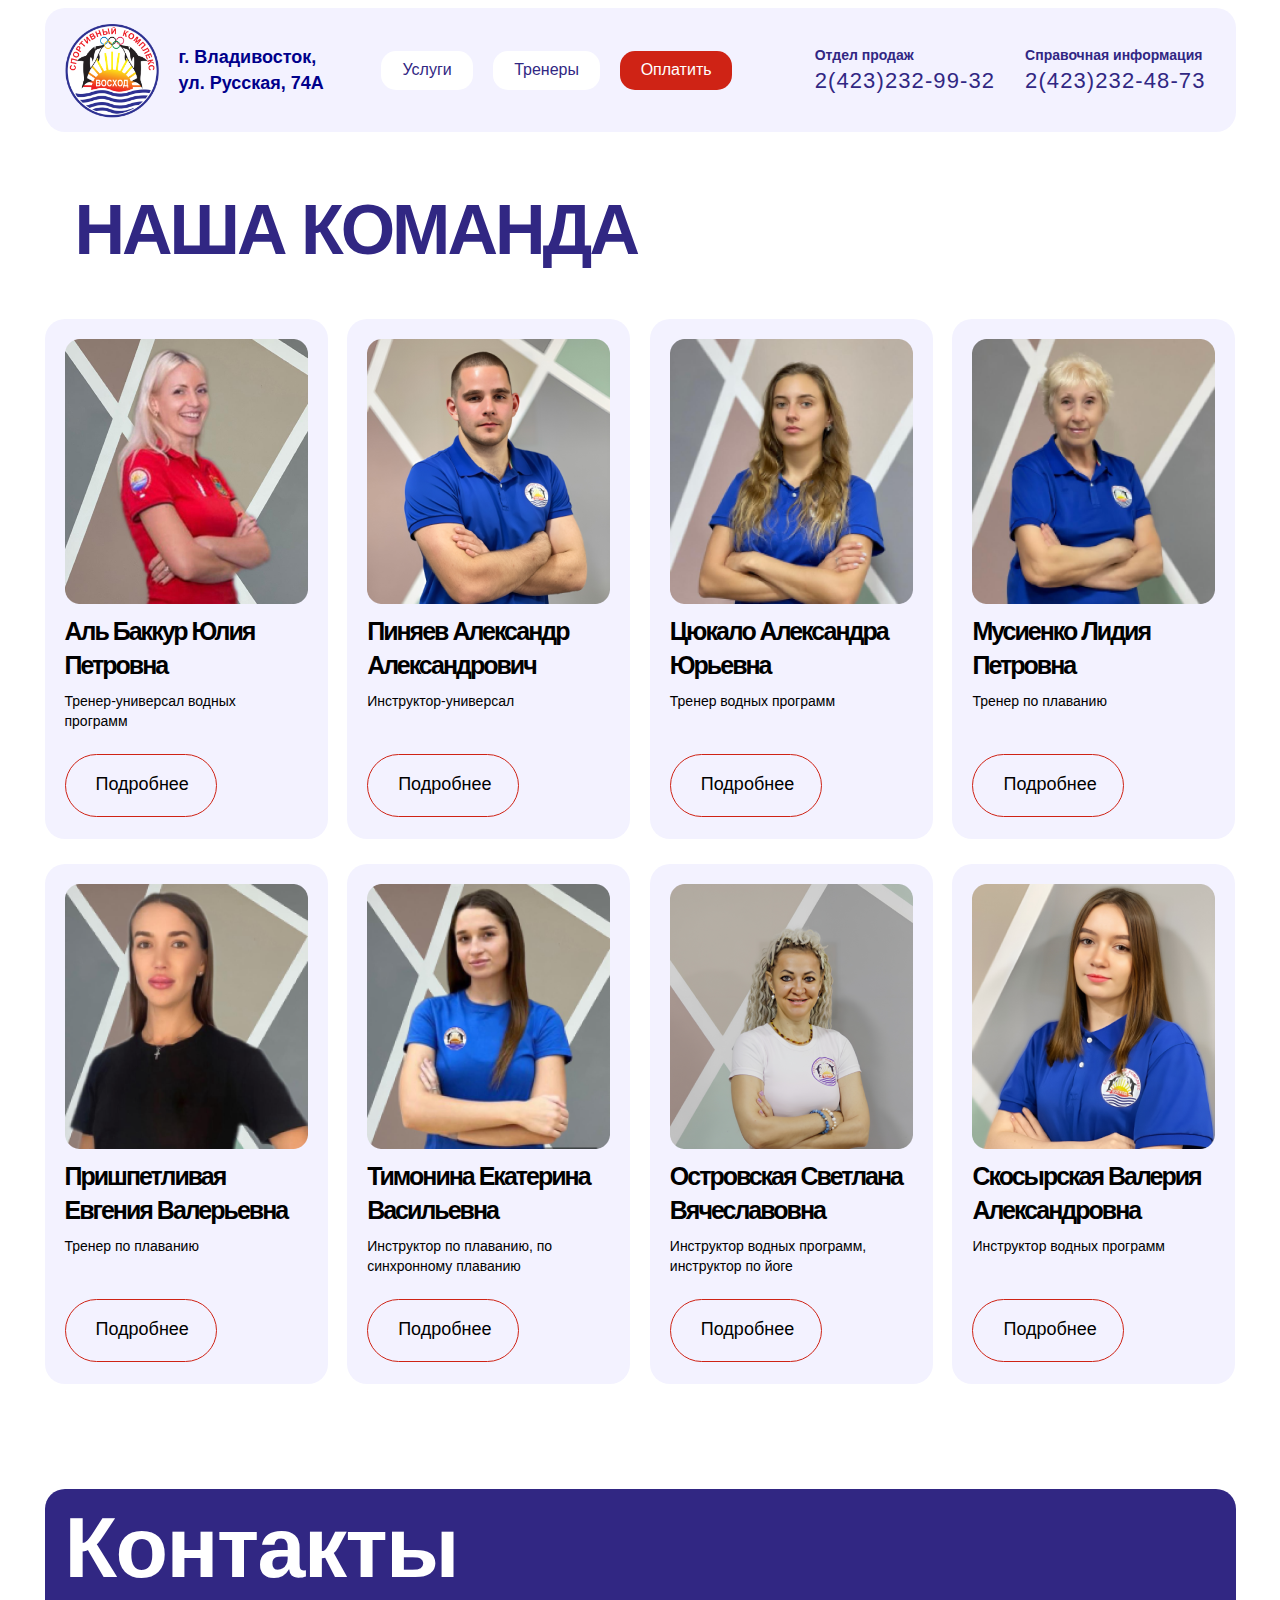
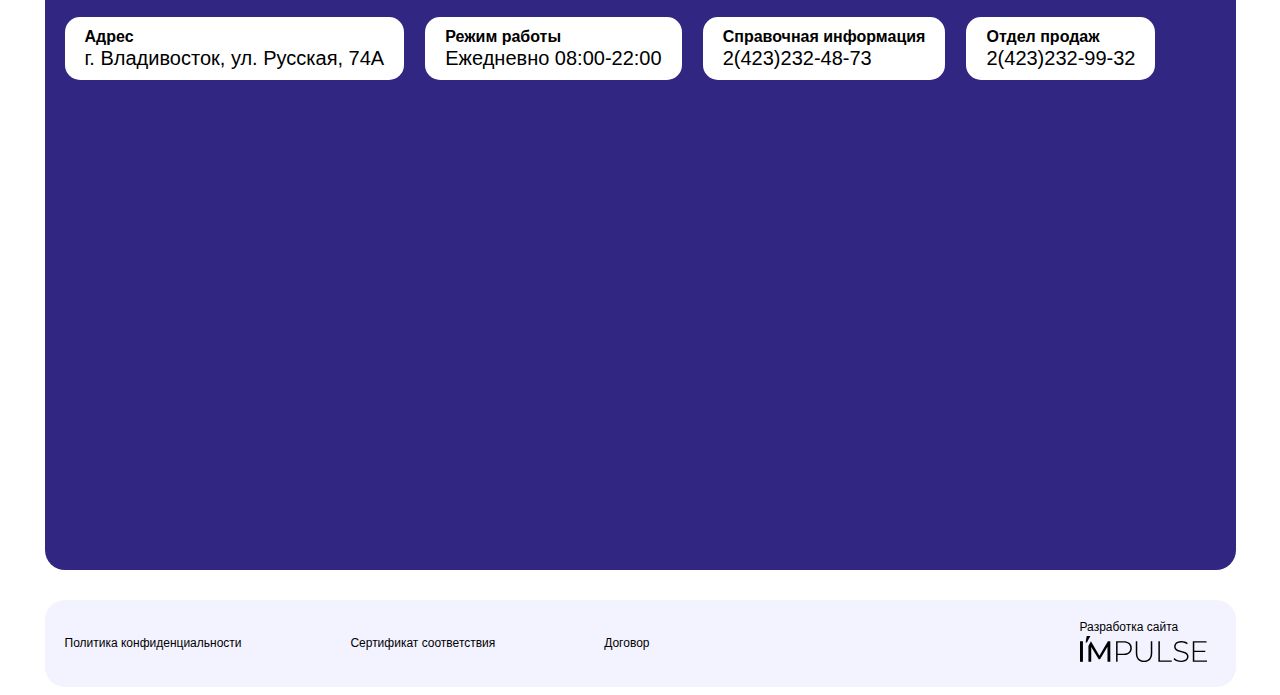
<file: trainers_page.html>
<!doctype html>

<head>
  <meta charset="utf-8">
  <meta name="viewport" content="width=device-width, initial-scale=1">
  <title>Сайт!</title>
  <link rel="stylesheet" href="css/style_first_block.css">
  <link rel="stylesheet" href="css/style_seventh_block.css">
  <link rel="stylesheet" href="css/style_footer.css">
  <link rel="stylesheet" href="css/style_trainer_page.css">
  <link rel="stylesheet" href="css/style_trainer_page_mob.css">
  <link rel="stylesheet" href="css/style_slider_trainer_page.css">
  <link rel="stylesheet" href="css/style_lead_form.css">
  <link rel="stylesheet" href="css/style_map.css">
  <script src="https://cdn.jsdelivr.net/npm/swiper@11/swiper-bundle.min.js"></script>
  <script defer src="js/trainer_page.js"></script>
  <script defer src="js/lead_form_trainers.js"></script>
  <script src="https://maps.api.2gis.ru/2.0/loader.js?pkg=full"></script>
  <meta name="description" content="">

  <meta property="og:title" content="">
  <meta property="og:type" content="">
  <meta property="og:url" content="">
  <meta property="og:image" content="">

</head>

<body>

<div class="align-all-trainers-page">
<!--первый блок-->
<header>

  <div class="first_block_place">
    <div class="first-block">

      <div class="first-block-first-line"><div class="first-block-img"><img src="first-block-img.png"></div>

        <div class="first-block-adress">г. Владивосток, ул. Русская, 74А</div></div>

      <div class="first-block-buttons">
        <div class="first-block-button1"><a href="https://yandex.ru" target="_blank">Услуги</a></div>

        <div class="first-block-button2"><a href="https://yandex.ru" target="_blank">Тренеры</a></div>

        <div class="first-block-button3" id="form-button">Оплатить</div>
      </div>
      <div class="first-block-number-block">
        <div class="first-block-first-number-block"><div class="first-block-number">Отдел продаж</div>
          <div class="first-number"><a href="tel:2(423)232-99-32" target="_blank">2(423)232-99-32</a></div></div>

        <div class="first-block-second-number-block"><div class="first-block-number2">Справочная информация</div>
          <div class="second-number"><a href="tel:2(423)232-48-73" target="_blank">2(423)232-48-73</a></div></div>
      </div>
    </div>
  </div>
  </header>
  <div class="trainer-page-title">Наша команда</div>
  <div class="trainer-block-place">
    <div class="trainer-block">
      <div class="trainer-cart"><div class="trainer-cart-top"><div class="trainer-cart-img"><img src="/img/Аль%20Баккур.png"></div><div class="trainer-cart-name">Аль Баккур Юлия Петровна</div><div class="trainer-cart-prof">Тренер-универсал водных<br> программ</div></div><div class="trainer-cart-button" id="button-open">Подробнее</div></div>
      <div class="trainer-cart"><div class="trainer-cart-top"><div class="trainer-cart-img"><img src="/img/Пиняев.png"></div><div class="trainer-cart-name">Пиняев Александр Александрович</div><div class="trainer-cart-prof">Инструктор-универсал</div></div><a href="https://yandex.ru" class="trainer-cart-button">Подробнее</a></div>
      <div class="trainer-cart"><div class="trainer-cart-top"><div class="trainer-cart-img"><img src="/img/Цюкало.png"></div><div class="trainer-cart-name">Цюкало Александра Юрьевна</div><div class="trainer-cart-prof">Тренер водных программ</div></div><a href="https://yandex.ru" class="trainer-cart-button">Подробнее</a></div>
      <div class="trainer-cart"><div class="trainer-cart-top"><div class="trainer-cart-img"><img src="/img/Мусиенко.png"></div><div class="trainer-cart-name">Мусиенко Лидия Петровна</div><div class="trainer-cart-prof">Тренер по плаванию</div></div><a href="https://yandex.ru" class="trainer-cart-button">Подробнее</a></div>
      <div class="trainer-cart"><div class="trainer-cart-top"><div class="trainer-cart-img"><img src="/img/Пришпетливая.png"></div><div class="trainer-cart-name">Пришпетливая<br> Евгения Валерьевна</div><div class="trainer-cart-prof">Тренер по плаванию</div></div><a href="https://yandex.ru" class="trainer-cart-button">Подробнее</a></div>
      <div class="trainer-cart"><div class="trainer-cart-top"><div class="trainer-cart-img"><img src="/img/Тимонина.png"></div><div class="trainer-cart-name">Тимонина Екатерина Васильевна</div><div class="trainer-cart-prof">Инструктор по плаванию, по синхронному плаванию</div></div><a href="https://yandex.ru" class="trainer-cart-button">Подробнее</a></div>
      <div class="trainer-cart"><div class="trainer-cart-top"><div class="trainer-cart-img"><img src="/img/Островская.png"></div><div class="trainer-cart-name">Островская Светлана Вячеславовна</div><div class="trainer-cart-prof">Инструктор водных программ, инструктор по йоге</div></div><a href="https://yandex.ru" class="trainer-cart-button">Подробнее</a></div>
      <div class="trainer-cart"><div class="trainer-cart-top"><div class="trainer-cart-img"><img src="/img/Скысорская.png"></div><div class="trainer-cart-name">Скосырская Валерия Александровна</div><div class="trainer-cart-prof">Инструктор водных программ</div></div><a href="https://yandex.ru" class="trainer-cart-button">Подробнее</a></div>
    </div>
  </div>
  <!--седьмой блок-->
  <div class="seventh-block-place">
    <div class="seventh-block">
      <div class="seventh-block-title-style"><div class="seventh-block-title">Контакты</div></div>

      <div class="seventh-block-buttons">
        <div class="seventh-block-button">
          <div class="seventh-block-button-title">Адрес</div>
          <div class="seventh-block-button-text">г. Владивосток, ул. Русская, 74А</div>
        </div>
        <div class="seventh-block-button">
          <div class="seventh-block-button-title">Режим работы</div>
          <div class="seventh-block-button-text">Ежедневно 08:00-22:00</div>
        </div>
        <div class="seventh-block-button">
          <div class="seventh-block-button-title">Справочная информация</div>
          <div class="seventh-block-button-text"><a href="tel:24232324873">2(423)232-48-73</a></div>
        </div>
        <div class="seventh-block-button">
          <div class="seventh-block-button-title">Отдел продаж</div>
          <div class="seventh-block-button-text"><a href="24232329932">2(423)232-99-32</a></div>
        </div>
      </div>
      <div id="map"></div>
  </div>
    <div class="footer-place">
      <div class="footer">
        <div class="footer-links">
          <div class="footer-link"><a href="https://yandex.ru" target="_blank">Политика конфиденциальности</a></div>
          <div class="footer-link"><a href="https://yandex.ru" target="_blank">Сертификат соответствия</a></div>
          <div class="footer-link"><a href="https://yandex.ru" target="_blank">Договор</a></div>
        </div>
        <div class="logo-impulse"><a href="https://impulse-marketing.ru" target="_blank">
          <div class="logo-impulse-title">Разработка сайта</div>
          <div class="logo-impulse-svg"><svg xmlns="http://www.w3.org/2000/svg" width="127" height="26" viewBox="0 0 127 26" fill="none">
            <path d="M0 5.23535H2.94227V25.8168H0V5.23535Z" fill="black"/>
            <path d="M49.5609 7.07258C50.2955 7.6958 50.8767 8.47967 51.2593 9.36345C51.642 10.2472 51.8159 11.2072 51.7676 12.169C51.814 13.1269 51.639 14.0826 51.2564 14.9622C50.8737 15.8417 50.2936 16.6214 49.5609 17.2408C47.8133 18.5551 45.6554 19.2064 43.472 19.0784H37.5956V25.8164H36.0918V5.23495H43.4475C45.6392 5.10111 47.8068 5.75268 49.5609 7.07258ZM48.5066 16.2852C49.0875 15.7814 49.5456 15.1515 49.8458 14.4438C50.1461 13.7361 50.2807 12.9692 50.2392 12.2016C50.2839 11.4277 50.1511 10.6537 49.8508 9.93891C49.5505 9.2241 49.0907 8.58731 48.5066 8.07716C47.0534 7.01182 45.2702 6.49401 43.472 6.61522H37.5956V17.7308H43.4802C45.2732 17.8506 47.0516 17.3391 48.5066 16.2852Z" fill="black"/>
            <path d="M57.9383 23.6852C56.4999 22.1742 55.7725 19.9691 55.7725 17.0697V5.23535H57.2763V17.0207C57.2763 19.5525 57.8538 21.4582 59.009 22.7378C59.6663 23.3909 60.4552 23.8969 61.3232 24.2222C62.1912 24.5475 63.1185 24.6846 64.0435 24.6244C64.9637 24.6846 65.8861 24.5474 66.7488 24.222C67.6115 23.8966 68.3945 23.3905 69.0454 22.7378C70.206 21.4882 70.7781 19.5934 70.7781 17.0615V5.23535H72.2819V17.086C72.2819 19.9827 71.5572 22.1878 70.1079 23.7015C69.3038 24.48 68.3466 25.0831 67.2971 25.4725C66.2475 25.8619 65.1285 26.0293 64.0108 25.9638C62.8956 26.0277 61.7794 25.858 60.7337 25.4656C59.6879 25.0732 58.7358 24.4667 57.9383 23.6852Z" fill="black"/>
            <path d="M78.3711 5.23535H79.8749V24.5019H91.7339V25.8577H78.3711V5.23535Z" fill="black"/>
            <path d="M96.7845 25.1794C95.5782 24.7654 94.4844 24.0777 93.5888 23.1703L94.2672 22.0514C95.0928 22.8824 96.0919 23.5211 97.1931 23.9217C98.4283 24.4005 99.7422 24.6443 101.067 24.6404C102.628 24.7486 104.182 24.3566 105.505 23.5215C105.977 23.1989 106.361 22.7644 106.623 22.257C106.886 21.7496 107.018 21.1851 107.009 20.614C107.027 20.2105 106.963 19.8076 106.823 19.4289C106.683 19.0502 106.468 18.7034 106.192 18.4088C105.646 17.8482 104.981 17.4182 104.246 17.151C103.206 16.784 102.144 16.4786 101.067 16.2363C99.8334 15.9499 98.6188 15.5871 97.4301 15.1501C96.5332 14.8057 95.7357 14.2445 95.109 13.5166C94.4365 12.6826 94.0959 11.6297 94.1528 10.5601C94.1516 9.58526 94.4357 8.63139 94.9701 7.81587C95.5719 6.92558 96.4255 6.23464 97.422 5.83123C98.7169 5.30071 100.11 5.0502 101.508 5.09618C102.644 5.09517 103.773 5.26307 104.859 5.59438C105.877 5.88933 106.841 6.34719 107.712 6.95014L107.066 8.16706C106.232 7.59793 105.313 7.16254 104.344 6.87664C103.396 6.58896 102.41 6.44041 101.419 6.43561C99.8882 6.33133 98.3661 6.73313 97.0869 7.57902C96.6257 7.91851 96.2523 8.36318 95.9978 8.87603C95.7433 9.38887 95.6151 9.95504 95.6239 10.5274C95.6062 10.9308 95.6694 11.3337 95.8098 11.7124C95.9501 12.0911 96.1648 12.438 96.4412 12.7326C96.9934 13.2981 97.6669 13.7309 98.4109 13.9985C99.461 14.3695 100.53 14.6831 101.615 14.9377C102.844 15.2215 104.053 15.5843 105.235 16.024C106.125 16.3767 106.918 16.9367 107.548 17.6574C108.219 18.4701 108.56 19.5048 108.505 20.5568C108.51 21.5296 108.225 22.4821 107.687 23.2928C107.066 24.1773 106.199 24.8614 105.194 25.2611C103.897 25.7833 102.506 26.0335 101.108 25.9962C99.6286 25.9939 98.1626 25.717 96.7845 25.1794Z" fill="black"/>
            <path d="M127 24.5019V25.8577H112.787V5.23535H126.559V6.58295H114.299V14.7012H125.275V16.0243H114.283V24.5019H127Z" fill="black"/>
            <path d="M30.3052 5.23535H27.8942L19.4188 19.6996L10.9107 5.36603L8.41797 10.0949V25.8168H11.2458V10.9116L18.6832 23.3176H20.04L27.4855 10.8218L27.5101 25.8168H30.3379L30.3052 5.23535Z" fill="black"/>
            <path d="M6.88935 6.60731H5.58984L6.71772 0H10.3629L6.88935 6.60731Z" fill="black"/></svg>
          </div>
        </a>
        </div>
      </div>
    </div>

  <div id="popup-overlay">
    <div id="popup">
      <div class="popup-trainer">
        <img src="img/x-mark.png" class="x-mark-popup" id="x-mark-popup-close">
        <div class="btn-close-popup"></div>
        <div class="popup-trainer-up">
          <div class="popup-trainer-name">Аль Баккур Юлия Петровна</div>
          <div class="popup-trainer-prof">Тренер-универсал водных программ</div>
          <div class="popup-trainer-spec-title">Специализация:</div>
          <div class="popup-trainer-spec">Групповые и индивидуальные занятия :<br> обучение плаванию в любом возрасте, синхронное плавание (начальное<br> обучение)</div>
          <div class="popup-trainer-education-title">Образование</div>
          <div class="popup-trainer-education">Высшее «НГУ физической культуры, спорта и здоровья им. П. Ф. Лесгафта»,<br> участник АОФИ connect Дальний Восток 2023 (management)</div>
          <div class="popup-trainer-achieve-title">Достижения</div>
          <div class="popup-trainer-achieve">Тренер высшей категории, судья всероссийской категории, КМС по синхронному<br> плаванию</div>
          <div class="popup-trainer-exp-title">Опыт работы</div>
          <div class="popup-trainer-exp">более 20 лет</div>
          <img src="img/Аль%20Баккур.png" class="img-trainer-popup">
        </div>

        <div class="popup-trainer-down-title">Отзывы</div>
        <div class="arrows-trainer-1">
          <img src="img/arrow-right-trainer.png" id="arrow-right-slider-trainers" class="swiper-button-prev">
          <img src="img/arrow-left-trainer.png" id="arrow-left-slider-trainers" class="swiper-button-next">
        </div>
        <div class="wrapper">
          <div class="popup-review-slider-line swiper-container">
          <div class="popup-review-list swiper-wrapper">
            <div class="popup-review swiper-slide"><div class="popup-review-title">Иванов Иван</div><div class="popup-review-text">Иван Иванович отличается эффективной коммуникацией с клиентами: он внимательно выслушивает их потребности, предлагает наиболее подходящие товары и услуги, а также готов проконсультировать по любым вопросам. Я бы сказал, что Иван Иванович не просто продавец, он скорее консультант и советчик, который помогает клиентам принять правильное решение.</div></div>
            <div class="popup-review swiper-slide"><div class="popup-review-title">Иванов Петр</div><div class="popup-review-text">Иван Иванович отличается эффективной коммуникацией с клиентами: он внимательно выслушивает их потребности, предлагает наиболее подходящие товары и услуги, а также готов проконсультировать по любым вопросам</div></div>
            <div class="popup-review swiper-slide"><div class="popup-review-title">Иванов Сергей</div><div class="popup-review-text">Я бы сказал, что Иван Иванович не просто продавец, он скорее консультант и советчик, который помогает клиентам принять правильное решение.</div></div>
            <div class="popup-review swiper-slide"><div class="popup-review-title">Иванов Василий</div><div class="popup-review-text">Я бы сказал, что Иван Иванович не просто продавец, он скорее консультант и советчик, который помогает клиентам принять правильное решение.</div></div>
            <div class="popup-review swiper-slide"><div class="popup-review-title">Иванов Андрей</div><div class="popup-review-text">Я бы сказал, что Иван Иванович не просто продавец, он скорее консультант и советчик, который помогает клиентам принять правильное решение.</div></div>
          </div>
        </div>
        </div>
        <div class="popup-review-button" id="popup-review-button">Оставить отзыв</div>
      </div>
    </div>
  </div>
  <div id="popup-overlay-review">
    <div id="popup-review-window">
      <div class="popup-review-window">
        <div class="popup-review-up">
          <div class="popup-review-get">Оставить отзыв о тренере</div>
          <div class="popup-review-trainer-name">Аль Баккур Юлия Петровна</div>
        </div>
        <img src="/img/x-mark.png" class="popup-review-close-button" id="popup-review-close-button">
        <div class="popup-review-form-elements">
          <input type="text" placeholder="Ваше имя*" class="popup-review-name">
          <input type="tel" placeholder="Телефон*" maxlength="11" class="popup-review-phone">
          <input type="textarea" placeholder="Введите комментарий" class="popup-review-otzyv">
        </div>
        <div class="popup-review-button-send" id="popup-review-button-send">Отправить</div>
      </div>
    </div>
  </div>
</div>
  <div id="popup-lead-form">
    <div id ="popup-form">
      <div class="lead_form_styles">
        <div class="lead-form-blocks">
          <img src="/img/x-mark.png" id="close-popup-lead-form" class="close-popup-lead-form">
          <div class="lead-form-title">Запишитесь</div>
          <input type="text" placeholder="Имя" class="lead-form-name">
          <input type="tel" placeholder="Телефон" maxlength="11" class="lead-form-phone">
          <div class="lead-form-btn-send-text">Записаться</div>
          <div class="confidence-page-link">Нажимая на кнопку, вы соглашаетесь с <a href="https://yandex.ru">политикой конфидинциальности</a></div>
        </div>
      </div>
    </div>
  </div>
</div>
</body>




</body>

</html>
</file>
<file: css/style_first_block.css>
@font-face {
  font-family: 'Inter-Regular';
  src: local('Inter-Regular');
  url("./fonts/Inter-Regular.woff");
}

@font-face {
  font-family: 'Inter-SemiBold';
  src: local('Inter-SemiBold');
  url("./fonts/Inter-SemiBold.woff");
}

@font-face {
  font-family: 'BebasNeueBold';
  src: local('BebasNeueBold');
url("./fonts/BebasNeueBold.woff");
}

.align-all-main-page {
  display: flex;
  flex-direction: column;
  align-items: center;
}

html {
  color: black;
  font-size: 1em;
  line-height: 1.4;
  font-family: "Inter-Regular", "Inter-SemiBold", sans-serif;
  font-weight: 400;
}

h1 {
  font-family: "BebasNeueBold", sans-serif;
}
.first_block_place {
  display: flex;
  justify-content: center;
}
@media (min-width: 1191px) {

  .first-block {
    background-color: #F3F2FF;
    width: 1191px;
    height: 124px;
    border-radius: 20px;
    display: flex;
    align-items: center;
    justify-content: space-between;
  }

  .first-block-adress {
    font-family: "Inter-SemiBold", sans-serif;
    color: darkblue;
    font-weight: 600;
    width: 150px;
    height: 49px;
    font-size: 18px;
  }
  .first-block-first-line {
    display: flex;
    justify-content: space-between;
    align-items: center;
    gap: 20px
  }

  .first-block-button1 {
    display: flex;
    align-items: center;
    justify-content: center;
    color: #312783;
    border-radius: 15px;
    background-color: #FFFFFF;
    font-size: 16px;
    font-weight: 400;
    margin-right: 20px;
    text-decoration: none;
    width: 92px;
    height: 39px;
    cursor: pointer;
  }

  .first-block-button2 {
    display: flex;
    align-items: center;
    justify-content: center;
    color: #312783;
    border-radius: 15px;
    background-color: #FFFFFF;
    font-size: 16px;
    font-weight: 400;
    margin-right: 20px;
    text-decoration: none;
    width: 107px;
    height: 39px;
    cursor: pointer;
  }

  .first-block-button1 a, .first-block-button2 a {
    text-decoration: none;
    color: #312783;
  }

  .first-block-button3 {
    display: flex;
    align-items: center;
    justify-content: center;
    color: white;
    border-radius: 15px;
    background-color: #CF2315;
    width: 112px;
    height: 39px;
    font-size: 16px;
    font-weight: 400;
    text-decoration: none;
    cursor: pointer;
  }

  .first-block-buttons {
    display: flex;
    justify-content: space-between;
  }

  .first-block-img img {
    padding-left: 20px;
    padding-top: 8px;
    width: 94px;
    height: 94px;

  }
  .first-block-number-block {
    display: flex;
    justify-content: center;
    flex-wrap: wrap;
    grid-gap: 30px;
  }
  .first-block-number, .first-block-number2 {
    color: #312783;
    display: flex;
    font-size: 14px;
    font-weight: 600;
    margin-bottom: -20px;
  }

  .first-number, .second-number {
    display: flex;
    letter-spacing: 1.1px;
    margin-bottom: 20px;
    padding-top: 20px;
  }

  .first-number a, .second-number a {
    text-decoration: none;
    color: #312783;
  }

  .first-block-first-number-block {
    display: flex;
    flex-direction: column;
    color: #312783;
    font-size: 22px;
    font-weight: 400;
    line-height: 26px;
    padding-left: 30px;
    padding-top: 15px;
  }

  .first-block-second-number-block {
    display: flex;
    flex-direction: column;
    color: #312783;
    font-size: 22px;
    font-weight: 400;
    line-height: 26px;
    padding-right: 30px;
    padding-top: 15px;
  }
}
@media (min-width: 950px) and (max-width: 1190px) {
  .first-block {
    background-color: #F3F2FF;
    width: 950px;
    height: 104px;
    border-radius: 20px;
    display: flex;
    align-items: center;
    justify-content: space-between;
  }

  .first-block-adress {
    font-family: "Inter-SemiBold", sans-serif;
    color: darkblue;
    font-weight: 600;
    width: 150px;
    height: 49px;
    font-size: 16px;
  }
  .first-block-first-line {
    display: flex;
    justify-content: space-between;
    align-items: center;
    gap: 20px
  }

  .first-block-button1 {
    display: flex;
    align-items: center;
    justify-content: center;
    color: #312783;
    border-radius: 15px;
    background-color: #FFFFFF;
    font-size: 16px;
    font-weight: 400;
    margin-right: 20px;
    text-decoration: none;
    width: 92px;
    height: 39px;
    cursor: pointer;
  }

  .first-block-button2 {
    display: flex;
    align-items: center;
    justify-content: center;
    color: #312783;
    border-radius: 15px;
    background-color: #FFFFFF;
    font-size: 16px;
    font-weight: 400;
    margin-right: 20px;
    text-decoration: none;
    width: 107px;
    height: 39px;
    cursor: pointer;
  }

  .first-block-button1 a, .first-block-button2 a {
    text-decoration: none;
    color: #312783;
  }

  .first-block-button3 {
    display: flex;
    align-items: center;
    justify-content: center;
    color: white;
    border-radius: 15px;
    background-color: #CF2315;
    width: 112px;
    height: 39px;
    font-size: 16px;
    font-weight: 400;
    text-decoration: none;
    cursor: pointer;
  }

  .first-block-buttons {
    display: flex;
    justify-content: space-between;
  }

  .first-block-img img {
    padding-left: 20px;
    padding-top: 8px;
    width: 84px;
    height: 84px;

  }
  .first-block-number-block {
    display: flex;
    justify-content: center;
    flex-direction: column;
  }
  .first-block-number, .first-block-number2 {
    color: #312783;
    display: flex;
    font-size: 13px;
    font-weight: 600;
    margin-bottom: -20px;
  }

  .first-number, .second-number {
    display: flex;
    letter-spacing: 1.1px;

  }

  .first-number a, .second-number a {
    text-decoration: none;
    color: #312783;
  }

  .first-block-first-number-block {
    display: flex;
    flex-direction: column;
    color: #312783;
    font-size: 18px;
    font-weight: 400;
    line-height: 26px;
    gap: 12px;
    margin-right: 20px;
  }

  .first-block-second-number-block {
    display: flex;
    flex-direction: column;
    color: #312783;
    font-size: 18px;
    font-weight: 400;
    line-height: 26px;
    gap: 12px;
    margin-right: 20px;
  }
}

@media (min-width: 769px) and (max-width: 949px) {
  .first-block {
    background-color: #F3F2FF;
    width: 770px;
    height: 216px;
    border-radius: 15px;
    display: flex;
    align-items: center;
    justify-content: space-between;
    flex-wrap: wrap
  }
  .first-block-img img {
    width: 80px;
    height: 80px;
  }
  .first-block-buttons {
    order: 2;
  }
  .first-block-number-block {
    order: 3;
  }
  .first-block-first-line {
    order: 1;
    display: flex;
    align-items: center;
    gap: 20px
  }
  .first-block-first-line {
    display: flex;
    flex-direction: row;
    margin-left: 20px;
  }
  .first-block-buttons {
    display: flex;
    justify-content: space-between;
    flex-direction: row;
    grid-gap: 40px;
  }
  .first-block-number-block {
    display: flex;
    flex-wrap: wrap;
    justify-content: center;
    grid-gap: 400px;
  }
  .first-number a, .second-number a {
    text-decoration: none;
    color: #312783;
  }
  .first-block-number, .first-block-number2 {
    color: #312783;
    font-weight: 600;
    font-size: 14px;
    line-height: 16.94px;
  }
  .first-number, .second-number {
    color: #312783;
    font-weight: 400;
    font-size: 20px;
    line-height: 26.94px;
  }
  .first-block-first-number-block {
    margin-left: 20px;
  }
  .first-block-second-number-block {
    margin-right: 20px;
  }
  .first-block-buttons {
    margin-right: 20px;
  }
  .first-block-adress {
    color: #312783;
    font-weight: 600;
    font-size: 16px;
    line-height: 16.94px;
    width: 180px;
  }
  .first-block-button1 {
    display: flex;
    align-items: center;
    justify-content: center;
    color: #312783;
    border-radius: 15px;
    background-color: #FFFFFF;
    font-size: 16px;
    font-weight: 400;
    margin-right: 20px;
    text-decoration: none;
    width: 92px;
    height: 39px;
    cursor: pointer;
  }

  .first-block-button2 {
    display: flex;
    align-items: center;
    justify-content: center;
    color: #312783;
    border-radius: 15px;
    background-color: #FFFFFF;
    font-size: 16px;
    font-weight: 400;
    margin-right: 20px;
    text-decoration: none;
    width: 107px;
    height: 39px;
    cursor: pointer;
  }
  .first-block-button3 {
    display: flex;
    align-items: center;
    justify-content: center;
    color: white;
    border-radius: 15px;
    background-color: #CF2315;
    width: 112px;
    height: 39px;
    font-size: 16px;
    font-weight: 400;
    text-decoration: none;
    cursor: pointer;
  }
  .first-block-button1 a,   .first-block-button2 a {
    text-decoration: none;
    color: #312783;
  }
  .first-block-button3 {
    text-decoration: none;
    color: white;
  }

}





@media (min-width: 560px) and (max-width: 768px) {
  .first-block {
    background-color: #F3F2FF;
    width: 560px;
    height: 206px;
    border-radius: 15px;
    display: flex;
    align-items: center;
    justify-content: space-between;
    flex-direction: column;
  }
  .first-block-img img {
    width: 75px;
    height: 75px;
  }
  .first-block-adress {
    font-weight: 600;
    font-size: 18px;
    line-height: 16.94px;
    color: #312783;
  }
  .first-block-first-line {
    display: flex;
    justify-content: flex-start;
    flex-wrap: wrap;
    align-items: center;
    align-content: center;
    padding-top: 10px;
    grid-gap: 160px;
    margin-right: 10px;
  }
  .first-block-buttons {
    display: flex;
    flex-wrap: wrap;
    grid-gap: 10px;
    order: 3;
    margin-bottom: 20px;
  }
  .first-block-first-number-block {
    display: flex;
    flex-direction: column;
    justify-content: space-between;

  }
  .first-block-number {
    font-weight: 600;
    font-size: 13px;
    line-height: 16.94px;
    color: #312783;
  }
  .first-number {
    font-weight: 600;
    font-size: 20px;
    line-height: 19.36px;
    color: #312783;
  }
  .first-number a {
    text-decoration: none;
    color: #312783;
  }
  .first-block-second-number-block {
    display: flex;
    flex-direction: column;
    justify-content: space-between;
  }
  .first-block-number-block {
    display: flex;
    flex-wrap: wrap;
    order: 2;
    grid-gap: 200px;
    margin-bottom: 15px;
  }
  .first-block-number2 {
    font-weight: 600;
    font-size: 13px;
    line-height: 16.94px;
    color: #312783;
  }
  .second-number {
    font-weight: 600;
    font-size: 20px;
    line-height: 19.36px;
    color: #312783;
  }
  .second-number a {
    text-decoration: none;
    color: #312783;
  }
  .first-block-buttons {
    grid-gap: 95px;
    margin-right: 10px;
  }
  .first-block-button1 {
    display: flex;
    align-items: center;
    justify-content: center;
    width: 117px;
    height: 44px;
    border-radius: 10px;
    background-color: white;
    font-weight: 600;
    font-size: 14px;
    line-height: 16.94px;
  }
  .first-block-button2 {
    display: flex;
    align-items: center;
    justify-content: center;
    width: 102px;
    height: 44px;
    border-radius: 10px;
    background-color: white;
    font-weight: 600;
    font-size: 14px;
    line-height: 16.94px;
  }
  .first-block-button1 a {
    text-decoration: none;
    color: #312783;
  }
  .first-block-button2 a {
    text-decoration: none;
    color: #312783;
  }
  .first-block-button3 {
    font-weight: 600;
    font-size: 14px;
    line-height: 16.94px;
    background-color: #CF2315;
    width: 122px;
    height: 44px;
    border-radius: 10px;
    color: white;
    display: flex;
    align-items: center;
    justify-content: center;
    cursor: pointer;
  }
  .first-block-button3 a {
    text-decoration: none;
    color: white;
  }
}









@media (max-width: 559px) {

  .first-block {
    background-color: #F3F2FF;
    width: 360px;
    height: 186px;
    border-radius: 15px;
    display: flex;
    align-items: center;
    justify-content: space-between;
    flex-direction: column;
  }
  .first-block-img img {
    width: 55px;
    height: 55px;
  }
  .first-block-adress {
    font-weight: 600;
    font-size: 14px;
    line-height: 16.94px;
    color: #312783;
  }
  .first-block-first-line {
    display: flex;
    justify-content: flex-start;
    flex-wrap: wrap;
    align-items: center;
    padding-top: 10px;
    grid-gap: 20px;
    margin-right: 30px;
  }
  .first-block-buttons {
    display: flex;
    flex-wrap: wrap;
    grid-gap: 10px;
    order: 3;
    margin-bottom: 20px;
  }
  .first-block-first-number-block {
    display: flex;
    flex-direction: column;
    justify-content: space-between;

  }
  .first-block-number {
    font-weight: 600;
    font-size: 11px;
    line-height: 13.31px;
    color: #312783;
  }
  .first-number {
    font-weight: 600;
    font-size: 16px;
    line-height: 19.36px;
    color: #312783;
  }
  .first-number a {
    text-decoration: none;
    color: #312783;
  }
  .first-block-second-number-block {
    display: flex;
    flex-direction: column;
    justify-content: space-between;
  }
  .first-block-number-block {
    display: flex;
    flex-wrap: wrap;
    order: 2;
    grid-gap: 60px;
    margin-bottom: 25px;
  }
  .first-block-number2 {
    font-weight: 600;
    font-size: 11px;
    line-height: 13.31px;
    color: #312783;
  }
  .second-number {
    font-weight: 600;
    font-size: 16px;
    line-height: 19.36px;
    color: #312783;
  }
  .second-number a {
    text-decoration: none;
    color: #312783;
  }

  .first-block-button1 {
    display: flex;
    align-items: center;
    justify-content: center;
    width: 107px;
    height: 39px;
    border-radius: 10px;
    background-color: white;
    font-weight: 600;
    font-size: 14px;
    line-height: 16.94px;
  }
  .first-block-button2 {
    display: flex;
    align-items: center;
    justify-content: center;
    width: 92px;
    height: 39px;
    border-radius: 10px;
    background-color: white;
    font-weight: 600;
    font-size: 14px;
    line-height: 16.94px;
  }
  .first-block-button1 a {
    text-decoration: none;
    color: #312783;
  }
  .first-block-button2 a {
    text-decoration: none;
    color: #312783;
  }
  .first-block-button3 {
    font-weight: 600;
    font-size: 14px;
    line-height: 16.94px;
    background-color: #CF2315;
    width: 112px;
    height: 39px;
    border-radius: 10px;
    color: white;
    display: flex;
    align-items: center;
    justify-content: center;
    cursor: pointer;
  }
  .first-block-button3 a {
    text-decoration: none;
    color: white;
  }
}
</file>
<file: css/style_seventh_block.css>
@font-family {
  font-family: 'Inter-Regular';
  src: local('Inter-Regular');
  url("./fonts/Inter-Regular.woff");
}
@font-face {
  font-family: 'Inter-SemiBold';
  src: local('Inter-SemiBold');
  url("./fonts/Inter-SemiBold.woff");
}
@font-face {
  font-family: 'BebasNeueBold';
  src: local('BebasNeueBold');
url("./fonts/BebasNeueBold.woff");
}
html {
  color: black;
  font-size: 1em;
  line-height: 1.4;
  font-family: "Inter-Regular", "Inter-SemiBold", sans-serif;
  font-weight: 400;
}
.seventh-block {
  background-color: #312783;
  border-radius: 20px;
  width: 1191px;
  height: 681px;
  margin-top: 80px;
  display: flex;
  flex-direction: column;
}
.seventh-block-title {
  color: white;
  font-weight: 600;
  font-size: 86px;
  letter-spacing: -1.5px;
  margin-left: 20px;
  margin-top: 20px;
  line-height: 77.4px;
}
.seventh-block-buttons {
  display: flex;
  flex-wrap: wrap;
  justify-content: space-between;
  margin-left: 20px;
  margin-right: 80px;
  margin-top: 30px;

}
.seventh-block-button {
  display: flex;
  flex-direction: column;
  background-color: white;
  padding: 10px 20px 10px 20px;
  border-radius: 15px;
}
.seventh-block-button-text a {
  text-decoration: none;
  color: black;
}
.seventh-block-button-title {
  color: black;
  font-size: 16px;
  font-weight: 600;
  line-height: 19.36px;

}
.seventh-block-button-text {
  font-size: 20px;
  font-weight: 400;
  line-height: 24.2px;
}

@media (max-width: 560px) {
  .seventh-block {
    display: flex;
    flex-direction: column;
    justify-content: center;
    width: 330px;
    height: 583px;
    border-radius: 15px;
    margin-top: 50px;
  }
  .seventh-block-title {
    font-weight: 700;
    font-size: 38px;
    letter-spacing: -1.5px;
    margin: 15px 15px auto;
    line-height: 34.2px;
  }
  .seventh-block-buttons {
    flex-direction: column;
    grid-gap: 10px;
    margin-right: 15px;
    margin-top: 15px;
    margin-left: 15px;
  }
  .seventh-block-button-title {
    font-weight: 600;
    font-size: 14px;
    line-height: 16.94px;
    width: 250px;
  }
  .seventh-block-button-text {
    font-weight: 400;
    font-size: 14px;
    line-height: 19.36px;
    width: 250px;
  }
}
@media (min-width: 950px) and (max-width: 1190px) {
  .seventh-block {
    width: 950px;
    height: 600px;
    margin-top: 20px;
  }
  .seventh-block-button-title {
    font-weight: 600;
    font-size: 14px;
    line-height: 19.36px;
  }
  .seventh-block-button-text {
    font-weight: 400;
    font-size: 16px;
    line-height: 20.2px;
  }
  .seventh-block-buttons {
    flex-wrap: wrap;
    grid-gap: 10px;
    margin: auto;
  }
  .seventh-block-title {
    font-size: 76px;
  }
}
@media (min-width: 769px) and (max-width: 949px) {
  .seventh-block {
    width: 770px;
    height: 705px;
    margin-top: 20px;
  }
  .seventh-block-buttons {
    display: flex;
    flex-direction: column;
    grid-gap: 10px;
    margin-right: 55px;
    margin-left: 15px;
    margin-top: 0;
  }
  .seventh-block-title {
    font-size: 60px;
  }
  .seventh-block-button {
    width: 100%;
  }
}
@media (min-width: 559px) and (max-width: 768px) {
  .seventh-block {
    width: 560px;
    height: 705px;
    margin-top: 20px;
  }
  .seventh-block-buttons {
    flex-direction: column;
    flex-wrap: nowrap;
    grid-gap: 10px;
    width: 520px;
  }
  .seventh-block-title {
    font-weight: 800;
    font-size: 44px;
    line-height: 34.2px;
  }
}
</file>
<file: css/style_footer.css>
@font-family {
  font-family: 'Inter-Regular';
  src: local('Inter-Regular');
  url("./fonts/Inter-Regular.woff");
}
@font-face {
  font-family: 'Inter-SemiBold';
  src: local('Inter-SemiBold');
  url("./fonts/Inter-SemiBold.woff");
}
@font-face {
  font-family: 'BebasNeueBold';
  src: local('BebasNeueBold');
url("./fonts/BebasNeueBold.woff");
}
html {
  color: black;
  font-size: 1em;
  line-height: 1.4;
  font-family: "Inter-Regular", "Inter-SemiBold", sans-serif;
  font-weight: 400;
}

.footer {
  width: 1191px;
  height: 87px;
  background-color: #F3F2FF;
  border-radius: 20px;
  display: flex;

}
.footer-place {
  display: flex;
  justify-content: center;
  margin-top: 30px;
  box-sizing: border-box;
}
.footer-links {
  display: flex;
  flex-wrap: wrap;
  justify-content: space-between;
  width: 585px;
  height: 16px;
  margin-left: 20px;
  margin-top: 35.5px;
}
.footer-link {
  font-weight: 400;
  font-size: 12px;
  line-height: 15.6px;
}
.footer-link a {
  text-decoration: none;
  color: black
}
.logo-impulse-title {
  font-weight: 500;
  font-size: 12px;
  line-height: 15.6px;
}
.logo-impulse a {
  color: black;
  text-decoration: none;
}
.logo-impulse {
  width: 127px;
  height: 47px;
  box-sizing: border-box;
  margin-top: 20px;
  margin-left: 430px;
}

@media (min-width: 769px) and (max-width: 949px) {
  .footer {
    width: 770px;
    height: 87px;
  }
  .footer-links {
    flex-direction: row;
    justify-content: flex-start;
    align-content: center;
    grid-gap: 25px;
    width: auto;
    height: 100%;
    margin-top: 0;
    margin-left: 25px;
  }
  .logo-impulse {
    margin-left: 170px;
    margin-top: 20px;
  }
}
@media (min-width: 950px) and (max-width: 1190px) {
  .footer {
    width: 950px;
    height: 87px;
    background-color: #F3F2FF;
    border-radius: 20px;
    display: flex;

  }

  .footer-links {
    display: flex;
    flex-wrap: wrap;
    justify-content: space-between;
    align-content: center;
    grid-gap: 30px;
    width: 505px;
    height: 16px;

  }
  .logo-impulse {
    margin-left: 280px;
    margin-top: 20px;
  }
}
@media (min-width: 560px) and (max-width: 768px) {
  .footer {
    width: 560px;
    height: 114px;
  }
  .footer-links {
    flex-direction: column;
    flex-wrap: nowrap;
    justify-content: center;
    align-content: center;
    grid-gap: 15px;
    margin-top: 50px;
    margin-left: 30px;
    width: 350px;
  }
  .footer-link {
    font-weight: 400;
    font-size: 12px;
    line-height: 14px;
  }
  .logo-impulse {
    margin: auto 20px;
  }
  .impulse-logo-svg svg {
    width: 94px;
    height: 22px;
  }
}
@media  (max-width: 559px) {
  .footer {
    width: 335px;
    height: 89px;
    border-radius: 15px;
  }
  .footer-links {
    flex-direction: column;
    flex-wrap: nowrap;
    width: 172px;
    height: 59px;
    margin-top: 15px;
    margin-left: 15px;
  }
  .footer-link {
    font-weight: 400;
    font-size: 10px;
    line-height: 13px;
    width: 172px;
  }
  .logo-impulse {
    margin: auto;
  }
  .impulse-logo-svg svg {
    width: 89px;
    height: 19px;
  }
}
</file>
<file: css/style_trainer_page.css>
@font-family {
  font-family: 'Inter-Regular';
  src: local('Inter-Regular');
  url("./fonts/Inter-Regular.woff");
}
@font-face {
  font-family: 'Inter-SemiBold';
  src: local('Inter-SemiBold');
  url("./fonts/Inter-SemiBold.woff");
}
@font-face {
  font-family: 'BebasNeueBold';
  src: local('BebasNeueBold');
url("./fonts/BebasNeueBold.woff");
}
html {
  color: black;
  font-size: 1em;
  line-height: 1.4;
  font-family: "Inter-Regular", "Inter-SemiBold", sans-serif;
  font-weight: 400;
  min-width: 320px;
}
.align-all-trainers-page {
  display: flex;
  flex-direction: column;
  align-items: center;
}
.trainer-page-title {
  color: #312783;
  font-size: 70px;
  font-weight: 700;
  line-height: 77.4px;
  letter-spacing: -3px;
  text-transform: uppercase;
  width: 1191px;
  margin-left: 60px;
  margin-top: 60px;
}
.trainer-block-place {
  display: flex;
  justify-content: center;
  width: 1191px;
}

.trainer-block {
  width: 1191px;
  height: 1090px;
  box-sizing: border-box;
  margin-top: 50px;
  display: flex;
  justify-content: space-between;
  flex-wrap: wrap;
}
.trainer-cart {
  background-color: #F3F2FF;
  width: 283px;
  height: 520px;
  border-radius: 20px;
  display: flex;
  flex-direction: column;
}
.trainer-cart-name {
  font-weight: 700;
  font-size: 25px;
  line-height: 34px;
  margin-left: 20px;
  letter-spacing: -2px;
  margin-top: 10px;
}
.trainer-cart-prof {
  font-weight: 400;
  font-size: 14px;
  line-height: 19.36px;
  margin-left: 20px;
  margin-top: 10px;
}
.trainer-cart-button {
  text-decoration: none;
  color: black;
  font-size: 18px;
  font-weight: 400;
  border: 1px solid #CF2315;
  padding: 17px 30px 20px 30px;
  border-radius: 79px;
  width: 90px;
  height: 24px;
  margin-top: 435px;
  margin-left: 20px;
  position: absolute;
  cursor: pointer;
}
.trainer-cart-img {
  border-radius: 15px;
  width: 243px;
  height: 265px;
  margin-left: 20px;
  margin-top: 20px;
}

.popup-trainer {
  background-color: #F3F2FF;
  width: 954px;
  height: 978px;
  border-radius: 20px;
  box-sizing: border-box;

}
.popup-trainer-up {
  display: flex;
  flex-direction: column;
  grid-gap: 25px;
  margin-left: 30px;
  padding-top: 60px;
}
#popup-overlay {
  position: fixed;
  top: 0;
  left: 0;
  width: 100%;
  height: 100%;
  background-color: rgba(0, 0, 0, 0.5);
  opacity: 0;
  transition: opacity 0.3s;
  pointer-events: none;

}
#popup {
  position: absolute;
  top: 50%;
  left: 50%;
  transform: translate(-50%, -50%);
  background-color: #fff;
  border-radius: 20px;
  box-shadow: 0 2px 10px rgba(0, 0, 0, 0.1);

}
#popup-overlay.open {
  position: fixed;
  top: 0;
  left: 0;
  width: 100%;
  height: 100%;
  background-color: rgba(0, 0, 0, 0.5);
  opacity: 1;
  transition: opacity 0.3s;
  pointer-events: all;
  overflow-y: auto;
}

.popup-trainer-name {
  font-weight: 700;
  font-size: 38px;
  line-height: 38px;
  letter-spacing: -1px;
  color: black;
}
.popup-trainer-prof {
  font-weight: 600;
  font-size: 20px;
  line-height: 24.2px;
  letter-spacing: -1px;
  color: black;
  margin-top: -15px;
}
.popup-trainer-spec-title, .popup-trainer-education-title, .popup-trainer-achieve-title, .popup-trainer-exp-title {
  font-weight: 600;
  font-size: 18px;
  line-height: 21.78px;
  letter-spacing: -1px;
  color: #312783
}
.popup-trainer-spec, .popup-trainer-education, .popup-trainer-achieve, .popup-trainer-exp {
  font-weight: 400;
  font-size: 16px;
  line-height: 19.36px;
  letter-spacing: -1px;
  color: black;
  margin-top: -25px;
}

.img-trainer-popup {
  position: absolute;
  width: 235px;
  height: 310px;
  border-radius: 15px;
  margin-left: 650px;
}
.x-mark-popup {
  position: absolute;
  width: 16px;
  height: 16px;
  cursor: pointer;
  margin-left: 895px;
  padding-top: 30px;
}
.popup-trainer-down-title {
  color: #312783;
  font-weight: 700;
  font-size: 34px;
  line-height: 34px;
  letter-spacing: -2px;
  text-transform: uppercase;
  margin-left: 30px;
  margin-top: 30px;
  margin-bottom: 15px;
}
.popup-review-button {
  text-decoration: none;
  text-align: center;
  padding-top: 15px;
  color: black;
  font-size: 18px;
  font-weight: 400;
  border: 1px solid #CF2315;
  border-radius: 79px;
  margin-left: 30px;
  position: absolute;
  cursor: pointer;
  width: 195px;
  height: 44px;
}
.popup-review-list {
  display: flex;
  position: relative;
  width: 1115.5px;
  height: 272px;
  box-sizing: border-box;
  margin-right: 10px;
}
.popup-review-slider-line {
  overflow: hidden;
  width: 894px;
  height: 282px;
  box-sizing: border-box;
  transition: all ease 1s;
}
.popup-review {
  height: 272px;
  border-radius: 15px;
  margin: 10px;
  background-color: white;
  display: flex;
  flex-direction: column;
  box-sizing: border-box;
}
.popup-review-title {
  font-weight: 600;
  font-size: 14px;
  line-height: 16.94px;
  margin-top: 10px;
  margin-left: 10px;

}
.popup-review-text {
  font-weight: 400;
  font-size: 12px;
  line-height: 14.52px;
  margin-top: 15px;
  margin-left: 10px;
  margin-right: 10px;

}
.arrows-trainer {
  position: absolute;
  left: 840px;
  bottom: 390px
}

#arrow-left-slider-trainers, #arrow-right-slider-trainers {
  width: 41px;
  height: 41px;
  cursor: pointer;
 }
.popup-review-window {
  width: 954px;
  height: 482px;
  border-radius: 20px;
  background-color: #F3F2FF;
  margin-right: 15px;
  box-sizing: border-box;
}
#popup-overlay-review {
  position: fixed;
  top: 0;
  left: 0;
  width: 100%;
  height: 100%;
  background-color: rgba(0, 0, 0, 0.5);
  opacity: 0;
  transition: opacity 0.3s;
  pointer-events: none;
  overflow-y: auto;
}
#popup-review-window {
  width: 939px;
  padding-right: 15px;
  position: absolute;
  top: 30%;
  left: 50%;
  transform: translate(-50%, -50%);
  background-color: #fff;
  border-radius: 20px;
  box-shadow: 0 2px 10px rgba(0, 0, 0, 0.1);
  background-color: #F3F2FF;
}
#popup-overlay-review.open {
  position: fixed;
  top: 0;
  left: 0;
  width: 100%;
  height: 100%;
  background-color: rgba(0, 0, 0, 0.5);
  opacity: 1;
  transition: opacity 0.3s;
  pointer-events: all;
  overflow-y: auto;
}
.popup-review-get {
  text-transform: uppercase;
  font-weight: 700;
  font-size: 26px;
  line-height: 26px;
  letter-spacing: -1.5px;
  margin-bottom: 15px;
  margin-top: 10px;
}
.popup-review-trainer-name {
  text-transform: uppercase;
  font-weight: 700;
  font-size: 20px;
  line-height: 20px;
  letter-spacing: -1px;
  color: #8D8D8D;
}
.popup-review-up {
  display: flex;
  flex-direction: column;
  margin-top: 25px;
  margin-left: 30px;
}
.popup-review-form-elements{
  display: flex;
  flex-wrap: wrap;
  justify-content: space-between;
  margin-left: 30px;
  margin-right: 30px;
  margin-top: 40px;
}
.popup-review-name {
  background-color: white;
  border-radius: 15px;
  width: 417px;
  height: 48px;
  color: #8D8D8D;
  font-weight: 400;
  font-size: 16px;
  line-height: 17px;
  border: none;
  padding-left: 20px;
  outline: 0;
}

.popup-review-phone {
  background-color: white;
  border-radius: 15px;
  width: 397px;
  height: 48px;
  color: #8D8D8D;
  font-weight: 400;
  font-size: 16px;
  line-height: 17px;
  border: none;
  padding-left: 20px;
  outline: 0;
}
.popup-review-otzyv {
  background-color: white;
  border-radius: 15px;
  width: 874px;
  height: 174px;
  color: #8D8D8D;
  font-weight: 400;
  font-size: 16px;
  line-height: 17px;
  margin-top: 20px;
  border: none;
  padding-left: 20px;
  outline: 0;
}
.popup-review-button-send {
  padding: 17px 30px 20px 30px;
  background-color: #CF2315;
  border-radius: 79px;
  cursor: pointer;
  color: white;
  font-weight: 400;
  font-size: 18px;
  line-height: 21.78px;
  letter-spacing: -1px;
  margin-left: 30px;
  margin-top: 30px;
  width: fit-content;
}
.popup-review-close-button {
  width: 16px;
  height: 16px;
  cursor: pointer;
  position: absolute;
  top: 25px;
  left: 904px
}
</file>
<file: css/style_trainer_page_mob.css>
@font-family {
  font-family: 'Inter-Regular';
  src: local('Inter-Regular');
  url("./fonts/Inter-Regular.woff");
}
@font-face {
  font-family: 'Inter-SemiBold';
  src: local('Inter-SemiBold');
  url("./fonts/Inter-SemiBold.woff");
}
@font-face {
  font-family: 'BebasNeueBold';
  src: local('BebasNeueBold');
url("./fonts/BebasNeueBold.woff");
}
html {
  color: black;
  font-size: 1em;
  line-height: 1.4;
  font-family: "Inter-Regular", "Inter-SemiBold", sans-serif;
  font-weight: 400;
}



@media (max-width: 559px) {
  .trainer-block {
    width: 336px;
    height: 1498px;
    align-content: space-between;
    gap: 20px;
    margin: auto;
  }
  .popup-trainer-up {
    margin-left: 10px;
    margin-top: 25px;
    padding: 0;
  }

  .trainer-page-title {
    width: 336px;
    font-weight: 700;
    font-size: 38px;
    line-height: 34.2px;
    margin: 30px auto;
  }
  .trainer-cart {
    width: 157px;
    height: 344px;
    border-radius: 20px;
  }
  .trainer-cart-img img {
    width: 138px;
    height: 145px;
    border-radius: 15px;
  }
  .trainer-cart-img {
    width: 138px;
    height: 145px;
    margin: 10px 0 0 10px;
  }
  .trainer-cart-name {
    font-weight: 700;
    font-size: 18px;
    line-height: 22px;
    letter-spacing: -1px;
    margin-left: 10px;
    margin-right: 10px;
    margin-top: 5px;
  }
  .trainer-cart-prof {
    font-weight: 400;
    font-size: 14px;
    line-height: 16.94px;
    margin-left: 10px;
    margin-right: 10px;
    margin-top: 5px;
    display: -webkit-box;
    -webkit-line-clamp: 2;
    -webkit-box-orient: vertical;
    overflow: hidden;
  }
  .trainer-cart-button {
    text-decoration: none;
    color: black;
    font-size: 12px;
    font-weight: 400;
    line-height: 16.94px;
    border: 1px solid #CF2315;
    padding: 0;
    border-radius: 79px;
    width: 115px;
    height: 39px;
    margin-top: 25px;
    margin-left: 15px;
    position: relative;
    cursor: pointer;
    display: flex;
    justify-content: center;
    align-items: center;
  }
  .br {
    display: none;
  }
  .trainer-cart-top {
    height: 268px;
  }
  .popup-trainer {
    width: 330px;
    height: 1041px;
    overflow: hidden;
  }
  .popup-trainer-name {
    font-size: 22px;
    line-height: 22px;
    font-weight: 700;
    width: 142px;
    height: 44px;
    position: absolute;
    left: 180px;
    top: 60px
  }
  .popup-trainer-prof {
    font-size: 14px;
    line-height: 16.94px;
    font-weight: 600;
    width: 142px;
    height: 44px;
    position: absolute;
    left: 180px;
    top: 150px
  }
  .popup-trainer-spec-title {
    font-size: 16px;
    line-height: 16.94px;
    font-weight: 600;
    order: 2;
  }
  .popup-trainer-education-title {
    font-size: 16px;
    line-height: 16.94px;
    font-weight: 600;
    order: 4;
  }
  .popup-trainer-achieve-title {
    font-size: 16px;
    line-height: 16.94px;
    font-weight: 600;
    order: 6
  }
  .popup-trainer-exp-title {
    font-size: 16px;
    line-height: 16.94px;
    font-weight: 600;
    order: 8;
  }
  .popup-trainer-spec {
    font-size: 14px;
    line-height: 16.94px;
    font-weight: 400;
    order: 3;
  }
  .popup-trainer-education {
    font-size: 14px;
    line-height: 16.94px;
    font-weight: 400;
    order: 5;
  }
  .popup-trainer-achieve {
    font-size: 14px;
    line-height: 16.94px;
    font-weight: 400;
    order: 7
  }
  .popup-trainer-exp {
    font-size: 14px;
    line-height: 16.94px;
    font-weight: 400;
    order: 9
  }
  .popup-trainer-down-title {
    font-size: 22px;
    line-height: 22px;
    font-weight: 700;
    margin-left: 10px;
  }

  .img-trainer-popup {
    margin: 0 0 0 0;
    width: 148px;
    height: 197px;
    order: 1;
    position: relative;
  }
  .x-mark-popup {
    position: relative;
    margin-left: 300px;
    margin-top: 15px;
    padding: 0;
  }
  .popup-review-button {
    width: 145px;
    height: 39px;
    position: relative;
    margin-left: 10px;
    margin-top: 0;
    padding: 0;
    display: flex;
    justify-content: center;
    align-items: center;
  }


  #popup-review-window {
    width: 332px;
    height: 500px;
    padding-right: 0;
  }
  .popup-review-window {
    width: 332px;
    height: 500px;
  }
  .popup-review-get {
    font-size: 24px;
    line-height: 28px;
    font-weight: 700;
    letter-spacing: -2px;
  }
  .popup-review-trainer-name {
    font-size: 16px;
    line-height: 20px;
    font-weight: 700;
    letter-spacing: -1px;
  }
  .popup-review-form-elements {
    grid-gap: 10px;
    margin-top: 20px;
    margin-left: 15px;
  }
  .popup-review-up {
    margin-left: 15px;
  }
  .popup-review-name {
    width: 302px;
    height: 47px;
    font-size: 14px;
    line-height: 16.94px;
    font-weight: 400;
  }
  .popup-review-phone {
    width: 302px;
    height: 47px;
    font-size: 14px;
    line-height: 16.94px;
    font-weight: 400;
  }
  .popup-review-otzyv {
    width: 302px;
    height: 180px;
    font-size: 14px;
    line-height: 16.94px;
    font-weight: 400;
    margin-top: 0;
  }
  .popup-review-button-send {
    margin-left: 15px;
    margin-top: 20px;
    padding: 10px 20px 12px 20px;
    font-size: 14px;
    line-height: 16.94px;
    font-weight: 400;
  }
  .popup-review-close-button {
    top: 15px;
    left: 300px
  }
}






@media (min-width: 950px) and (max-width: 1190px) {
  .trainer-page-title {
    width: 950px;
    font-size: 56px;
  }
  .trainer-block {
    width: 950px;
    justify-content: space-around;
    height: 1650px;
  }
}

@media (min-width: 769px) and (max-width: 949px) {
  .trainer-page-title {
    width: 770px;
    font-size: 46px;
  }
  .trainer-block {
    width: 770px;
    justify-content: space-around;
    height: 2200px;
  }
  .popup-trainer {
    width: 770px;
    height: 1056px;
    overflow: hidden;
  }
  .img-trainer-popup {
    margin-left: 470px;
  }
  .popup-trainer-name, .popup-trainer-prof, .popup-trainer-spec-title, .popup-trainer-spec, .popup-trainer-education-title, .popup-trainer-education {
    width: 450px;
  }
  .x-mark-popup {
    padding-top: 15px;
    margin-left: 720px;
  }
  .popup-review-window {
    width: 770px;
    display: flex;
    flex-direction: column;
  }
  #popup-review-window {
    width: 760px;
    grid-gap: 20px
  }
  .popup-review-form-elements {
    flex-direction: column;
    gap: 15px;
    margin-top: 20px;
  }
  .popup-review-otzyv, .popup-review-phone, .popup-review-name {
    width: 690px;
    margin-top: 0;
  }
  .popup-review-otzyv {
    height: 154px;
  }
  .popup-review-button-send {
    margin-top: 15px;
    padding: 12px 25px 15px 25px;
  }

}
@media (min-width: 560px) and (max-width: 768px) {
  .trainer-block {
    width: 560px;
    height: 2198px;
    align-content: space-between;
    gap: 20px;
    margin: auto;
  }
  .trainer-cart {
    width: 270px;
  }
  .trainer-page-title {
    width: 560px;
    font-size: 38px;

  }
  .popup-trainer {
    width: 560px;
    height: 1100px;
    overflow: hidden;
  }
  .trainer-cart-img img {
    width: 233px;
  }
  .popup-trainer-down-title {
    font-size: 30px;
    margin-left: 20px;
    margin-bottom: 0;
    margin-top: 20px;
  }
  .popup-trainer-up {
    display: flex;
    flex-direction: column;
    margin-left: 20px;
  }
  .img-trainer-popup {
    order: 1;
    margin-left: 0px;
    width: 198px;
    height: 254px;
    position: relative;!important;
  }
  .br {
    display: none;
  }
  .popup-trainer-name {
    font-size: 24px;
    line-height: 22px;
    font-weight: 700;
    width: 282px;
    height: 44px;
    position: absolute;
    left: 250px;
    top: 60px
  }
  .popup-trainer-prof {
    font-size: 16px;
    line-height: 16.94px;
    font-weight: 600;
    width: 282px;
    height: 44px;
    position: absolute;
    left: 250px;
    top: 150px
  }
  .popup-trainer-spec-title {
    order: 2
  }
  .popup-trainer-spec {
    order: 3
  }
  .popup-trainer-education-title {
    order: 4
  }
  .popup-trainer-education {
    order: 5
  }
  .popup-trainer-achieve-title {
    order: 6
  }
  .popup-trainer-achieve {
    order: 7
  }
  .popup-trainer-exp-title {
    order: 8
  }
  .popup-trainer-exp {
    order: 9
  }
  .x-mark-popup {
    margin-left: 520px;
  }
  .popup-review-button {
    height: 44px;
    width: 155px;
    margin-left: 20px;
    padding-top: 0;
    display: flex;
    align-items: center;
    justify-content: center;
  }
  .popup-review-up {
    margin-left: 20px;
  }
  #popup-review-window {
    width: 550px;
    height: 497px;
  }
  .popup-review-name {
    width: 500px;
  }
  .popup-review-phone {
    width: 500px;
  }
  .popup-review-otzyv {
    width: 500px;
    margin-top: 0px;
  }
  .popup-review-form-elements {
    width: 560px;
    flex-direction: column;
    grid-gap: 10px;
    margin-left: 20px;
  }
  .popup-review-window {
    width: 560px;
  }
  .popup-review-button-send {
    margin-top: 15px;
    padding: 12px 25px 15px 25px;
    margin-left: 20px;
  }
  .popup-review-close-button {
    top: 15px;
    left: 530px
  }
}
</file>
<file: css/style_slider_trainer_page.css>
.wrapper {
  min-width: 0;
  width: 894px;
  height: 262px;!important;
  overflow: hidden;
  margin-left: 20px;
  margin-bottom: 20px;
  padding-bottom: 20px;
}
.popup-review {
  cursor: pointer;
  box-sizing: border-box;
}

.arrows-trainer-1, .arrows-slider-place-2, .arrows-slider-place-3 {
  display: flex;
  flex-direction: row;
  position: relative;!important;
  gap: 15px;
  left: 815px

}

.swiper-notification {
  display: none;
  pointer-events: none;
}

.popup-review-list {
  padding-bottom: 140px;
  padding-right: 10px;
}
.swiper-button-disabled {
  opacity: 30%;
}
@media (min-width: 769px) and (max-width: 949px) {
  .arrows-trainer-1 {
    left: 635px
  }
}
@media (max-width: 560px) {

  .wrapper {
    margin-left: 0;
    margin-bottom: 10px;
    width: 310px;
    padding-right: 10px;
  }
  .popup-review-slider-line {
    width: 310px;
  }
  .arrows-trainer-1 {
    left: 220px;
    top: 650px;
    position: absolute;
  }
}
@media (min-width: 560px) and (max-width: 768px) {

  .arrows-trainer-1 {
    left: 450px;
  }
  .wrapper{
    margin-left: 10px;
  }
}
</file>
<file: css/style_lead_form.css>
#popup-lead-form {
  position: fixed;
  top: 0;
  left: 0;
  width: 100%;
  height: 100%;
  background-color: rgba(0, 0, 0, 0.5);
  opacity: 0;
  transition: opacity 0.3s;
  pointer-events: none;
}
#popup-form {
  position: absolute;
  top: 50%;
  left: 50%;
  transform: translate(-50%, -50%);
  background-color: #fff;
  border-radius: 20px;
  box-shadow: 0 2px 10px rgba(0, 0, 0, 0.1);
}

#popup-lead-form.open {
  top: 0;
  left: 0;
  width: 100%;
  height: 100%;
  background-color: rgba(0, 0, 0, 0.5);
  opacity: 1;
  transition: opacity 0.3s;
  pointer-events: all;
  overflow-y: auto;
  z-index: 2;
}
.lead_form_styles {
  width: 550px;
  height: 385px;
  border-radius: 20px;
  background-color: #F3F2FF;
}

.close-popup-lead-form {
  cursor: pointer;
  margin-top: 20px;
  margin-left: 470px;
  width: 16px;
  height: 16px;
  position: absolute;
}

.lead-form-blocks {
  display: flex;
  flex-direction: column;
  align-items: center;
  grid-gap: 20px;
  z-index: 2;
}
.lead-form-title {
  font-size: 49px;
  font-weight: 700;
  line-height: 54.9px;
  color: #CF2315;
  letter-spacing: -2px;
  margin-top: 20px;
}
.lead-form-name {
  border: none;
  font-size: 14px;
  font-weight: 400;
  line-height: 17px;
  color: #8D8D8D;
  padding-left: 20px;
  width: 450px;
  height: 49px;
  border-radius: 15px;
}
.lead-form-phone {
   border: none;
  font-size: 14px;
  font-weight: 400;
  line-height: 17px;
  color: #8D8D8D;
  padding-left: 20px;
  width: 450px;
  height: 49px;
  border-radius: 15px;
 }

.lead-form-btn-send-text {
  display: flex;
  justify-content: center;
  align-items: center;
  background-color: #CF2315;
  color: white;
  font-size: 18px;
  font-weight: 400;
  line-height: 18px;
  letter-spacing: -1px;
  width: 470px;
  height: 59px;
  border-radius: 79px;
}
.confidence-page-link {
  margin-top: 20px;
  font-size: 12px;
  font-weight: 400;
  line-height: 15.6px;
  color: #8D8D8D
}
.confidence-page-link a {
  text-decoration: none;
  color: #000000
}
.lead-form-name, .lead-form-phone {
  outline: 0;
}
@media (min-width: 320px) and (max-width: 560px) {
  .lead_form_styles {
    width: 330px;
    height: 360px;
  }
  .lead-form-name {
    padding-left: 10px;
    width: 280px;
    height: 49px;
  }
  .lead-form-phone {
    padding-left: 10px;
    width: 280px;
    height: 49px;
  }
  .lead-form-btn-send-text {
    width: 290px;
    height: 39px;
    font-size: 14px;
    font-weight: 400;
    line-height: 16.94px;
  }
  .lead-form-title {
    font-weight: 700;
    font-size: 38px;
    line-height: 41.8px;
    margin-top: 30px;
  }
  .confidence-page-link {
    font-weight: 400;
    font-size: 12px;
    line-height: 15.6px;
    width: 270px;
    text-align: center;
  }
  .close-popup-lead-form {
    margin-left: 280px;
  }
}
</file>
<file: css/style_map.css>
@font-family {
  font-family: 'Inter-Regular';
  src: local('Inter-Regular');
  url("./fonts/Inter-Regular.woff");
}

@font-face {
  font-family: 'Inter-SemiBold';
  src: local('Inter-SemiBold');
  url("./fonts/Inter-SemiBold.woff");
}

@font-face {
  font-family: 'BebasNeueBold';
  src: local('BebasNeueBold');
url("./fonts/BebasNeueBold.woff");
}
@media (min-width: 1191px) {
  #map {
    width:1150px;
    height:454px;
    border-radius:20px;
    margin-left: 20px;
    margin-top: 20px;
  }
}

@media (min-width: 560px) and (max-width: 768px) {
  #map {
    width:520px;
    height:300px;
    margin-left: 20px;
    margin-top: 15px;
    border-radius:20px;
  }
}
@media (min-width: 769px) and (max-width: 949px) {
  #map {
    width:740px;
    height:295px;
    margin-left: 15px;
    margin-top: 15px;
    border-radius:20px;
  }
}
@media (min-width: 950px) and (max-width: 1190px) {
  #map {
    width:910px;
    height:400px;
    margin-left: 20px;
    margin-top: 15px;
    margin-bottom: 20px;
    border-radius:20px;
  }
}
@media (max-width: 559px) {
  #map {
    width:300px;
    height:230px;
    border-radius:20px;
    margin-left: 15px;
    margin-top: 15px;
  }
}
</file>
